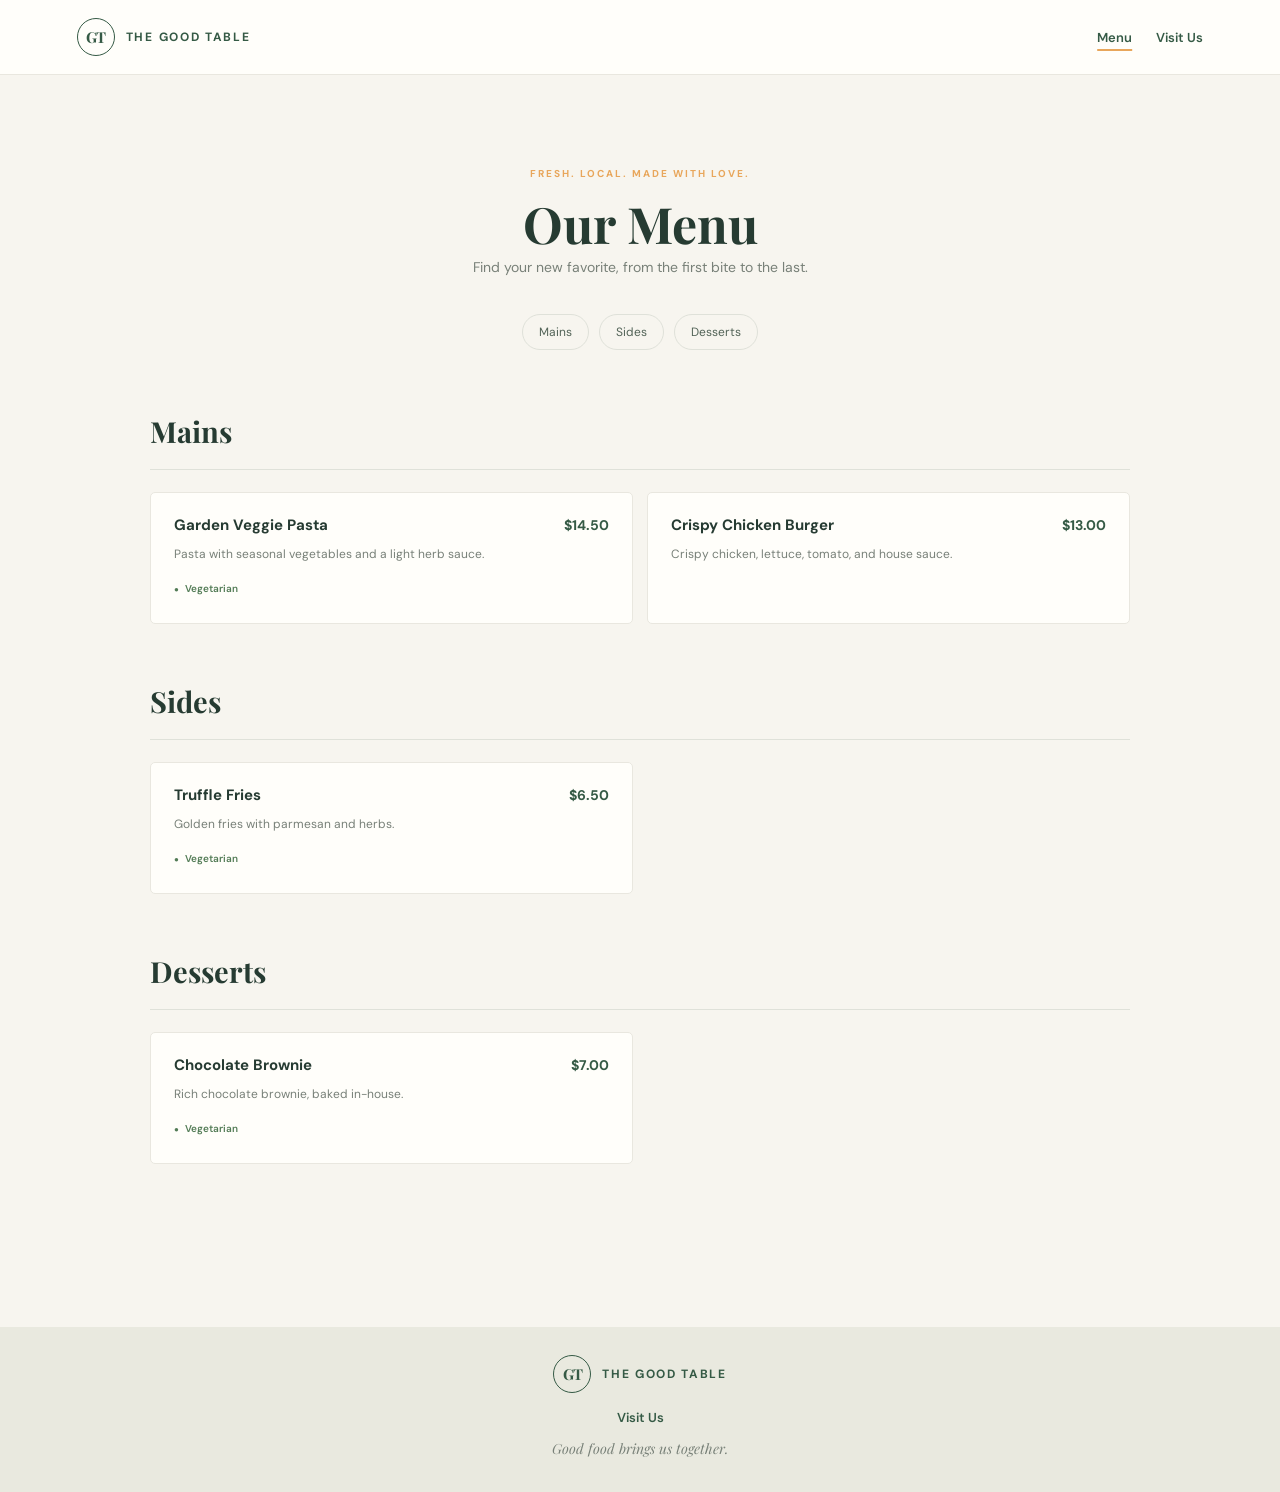
<file: index.html>
<!DOCTYPE html>
<html lang="en">
<head>
    <meta charset="UTF-8">
    <meta name="viewport" content="width=device-width, initial-scale=1">
    <meta name="description" content="Explore the menu, made fresh and served with care.">
    <title>Our Menu | The Good Table</title>
    <link rel="stylesheet" href="styles.css">
</head>
<body>
    <header class="site-header">
        <a class="brand brand--dark" href="visit.html" aria-label="The Good Table home">
            <span class="brand__mark" aria-hidden="true">GT</span>
            <span>THE GOOD TABLE</span>
        </a>
        <nav class="site-nav" aria-label="Main navigation">
            <a href="index.html" aria-current="page">Menu</a>
            <a href="visit.html">Visit Us</a>
        </nav>
    </header>

    <main id="menu" class="menu">
        <div class="menu__intro">
            <p class="eyebrow">Fresh. Local. Made with love.</p>
            <h1 class="menu__title">Our Menu</h1>
            <p>Find your new favorite, from the first bite to the last.</p>
        </div>

        <nav class="category-nav" aria-label="Menu categories">
            <a href="#category-mains" data-category="mains">Mains</a>
            <a href="#category-sides" data-category="sides">Sides</a>
            <a href="#category-desserts" data-category="desserts">Desserts</a>
        </nav>

        <section class="category" id="category-mains" data-category-section="mains">
            <div class="category__heading">
                <h2>Mains</h2>
            </div>
            <div class="menu-grid">
                <article class="menu-card">
                    <div class="menu-card__top">
                        <h3>Garden Veggie Pasta</h3>
                        <span class="menu-card__price">$14.50</span>
                    </div>
                    <p>Pasta with seasonal vegetables and a light herb sauce.</p>
                    <span class="diet-tag"><span aria-hidden="true">●</span> Vegetarian</span>
                </article>
                <article class="menu-card">
                    <div class="menu-card__top">
                        <h3>Crispy Chicken Burger</h3>
                        <span class="menu-card__price">$13.00</span>
                    </div>
                    <p>Crispy chicken, lettuce, tomato, and house sauce.</p>
                </article>
            </div>
        </section>

        <section class="category" id="category-sides" data-category-section="sides">
            <div class="category__heading">
                <h2>Sides</h2>
            </div>
            <div class="menu-grid">
                <article class="menu-card">
                    <div class="menu-card__top">
                        <h3>Truffle Fries</h3>
                        <span class="menu-card__price">$6.50</span>
                    </div>
                    <p>Golden fries with parmesan and herbs.</p>
                    <span class="diet-tag"><span aria-hidden="true">●</span> Vegetarian</span>
                </article>
            </div>
        </section>

        <section class="category" id="category-desserts" data-category-section="desserts">
            <div class="category__heading">
                <h2>Desserts</h2>
            </div>
            <div class="menu-grid">
                <article class="menu-card">
                    <div class="menu-card__top">
                        <h3>Chocolate Brownie</h3>
                        <span class="menu-card__price">$7.00</span>
                    </div>
                    <p>Rich chocolate brownie, baked in-house.</p>
                    <span class="diet-tag"><span aria-hidden="true">●</span> Vegetarian</span>
                </article>
            </div>
        </section>
    </main>

    <footer class="footer">
        <a class="brand brand--footer" href="visit.html">
            <span class="brand__mark" aria-hidden="true">GT</span>
            <span>THE GOOD TABLE</span>
        </a>
        <a class="footer__link" href="visit.html">Visit Us</a>
        <p>Good food brings us together.</p>
    </footer>
    <script src="script.js"></script>
</body>
</html>
</file>
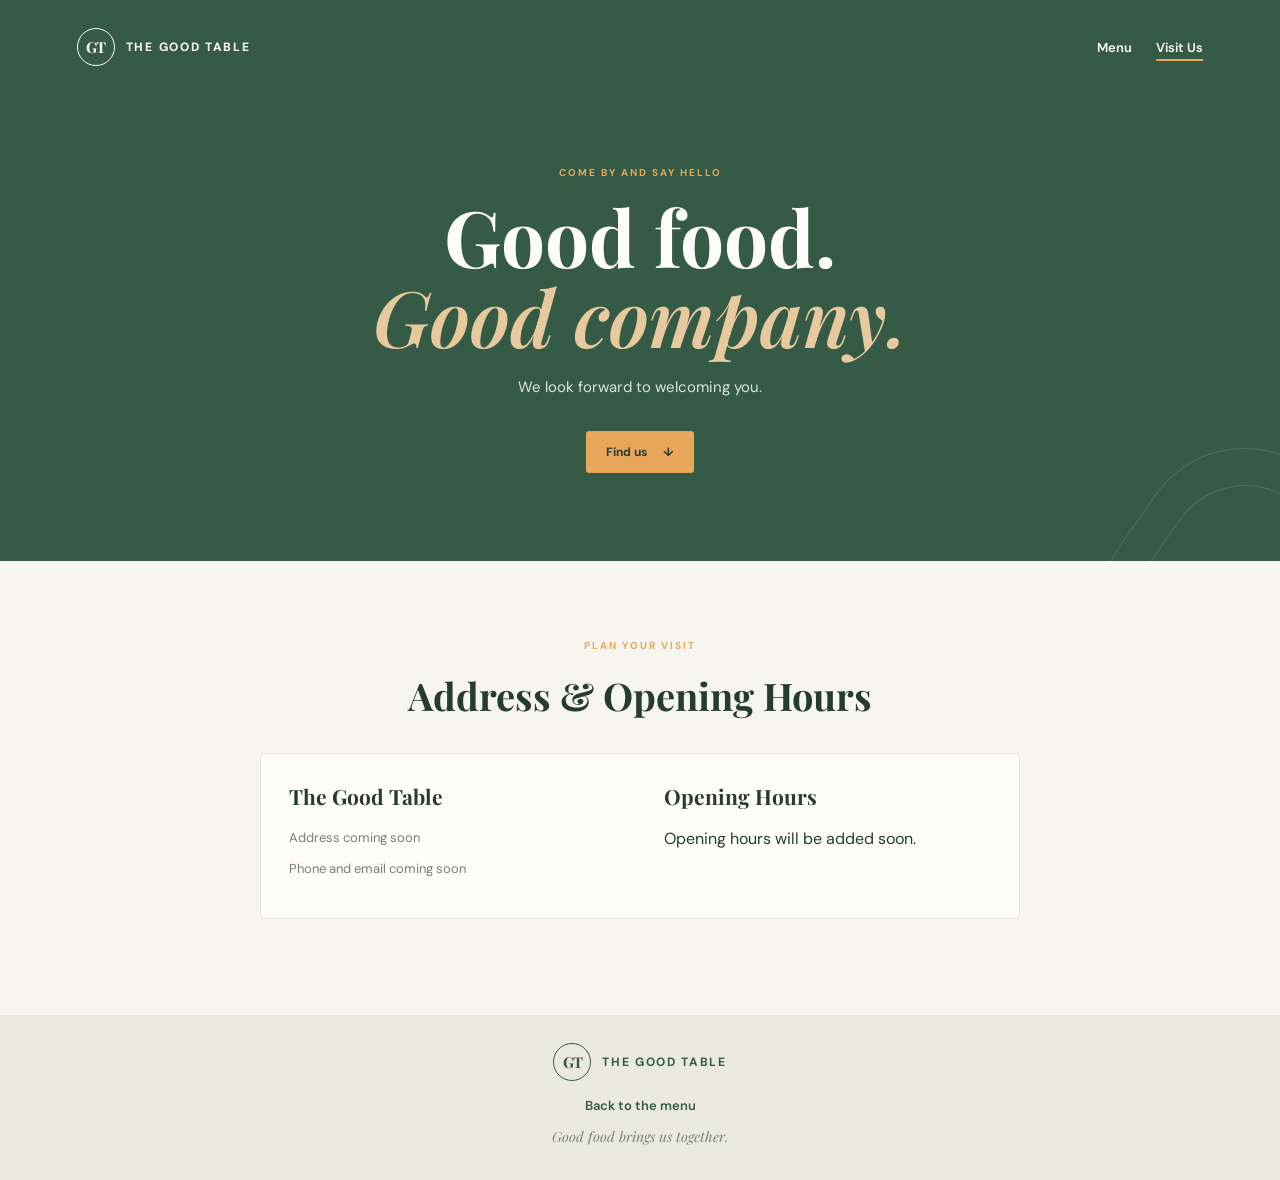
<file: visit.html>
<!DOCTYPE html>
<html lang="en">
<head>
    <meta charset="UTF-8">
    <meta name="viewport" content="width=device-width, initial-scale=1">
    <meta name="description" content="Find our address, contact details, and opening hours.">
    <title>Visit Us | The Good Table</title>
    <link rel="stylesheet" href="styles.css">
</head>
<body>
    <header class="hero hero--visit">
        <div class="hero__top">
            <a class="brand" href="visit.html" aria-label="The Good Table home">
                <span class="brand__mark" aria-hidden="true">GT</span>
                <span>THE GOOD TABLE</span>
            </a>
            <nav class="site-nav site-nav--hero" aria-label="Main navigation">
                <a href="index.html">Menu</a>
                <a href="visit.html" aria-current="page">Visit Us</a>
            </nav>
        </div>
        <div class="hero__content">
            <p class="eyebrow">Come by and say hello</p>
            <h1>Good food.<br><em>Good company.</em></h1>
            <p class="hero__copy">We look forward to welcoming you.</p>
            <a class="button" href="#details">Find us <span aria-hidden="true">↓</span></a>
        </div>
        <span class="hero__ornament hero__ornament--one" aria-hidden="true"></span>
        <span class="hero__ornament hero__ornament--two" aria-hidden="true"></span>
    </header>

    <main id="details" class="visit">
        <div class="contact__intro">
            <p class="eyebrow">Plan your visit</p>
            <h2>Address &amp; Opening Hours</h2>
        </div>
        <div class="contact__grid">
            <section class="contact__details">
                <h3>The Good Table</h3>
                <p>Address coming soon</p>
                <p>Phone and email coming soon</p>
            </section>

            <section class="hours">
                <h3>Opening Hours</h3>
                <p>Opening hours will be added soon.</p>
            </section>
        </div>
    </main>

    <footer class="footer">
        <a class="brand brand--footer" href="visit.html">
            <span class="brand__mark" aria-hidden="true">GT</span>
            <span>THE GOOD TABLE</span>
        </a>
        <a class="footer__link" href="index.html">Back to the menu</a>
        <p>Good food brings us together.</p>
    </footer>
    <script src="script.js"></script>
</body>
</html>
</file>
<file: styles.css>
@import url('https://fonts.googleapis.com/css2?family=DM+Sans:wght@400;500;600;700&family=Playfair+Display:ital,wght@0,600;0,700;1,600;1,700&display=swap');

:root {
    color-scheme: light;
    --ink: #263b32;
    --muted: #788078;
    --cream: #f7f5ef;
    --paper: #fffefa;
    --green: #355a45;
    --orange: #e8a65b;
}

* {
    box-sizing: border-box;
}

html {
    scroll-behavior: smooth;
}

body {
    margin: 0;
    background: var(--cream);
    color: var(--ink);
    font-family: 'DM Sans', sans-serif;
}

a {
    color: inherit;
}

.site-header {
    display: flex;
    justify-content: space-between;
    align-items: center;
    gap: 24px;
    padding: 18px max(6vw, calc((100vw - 1180px) / 2));
    background: var(--paper);
    border-bottom: 1px solid #e9e7df;
}

.brand--dark {
    color: var(--green);
}

.site-nav {
    display: flex;
    gap: 24px;
    align-items: center;
}

.site-nav a,
.footer__link {
    color: var(--green);
    font-size: 13px;
    font-weight: 600;
    text-decoration: none;
}

.site-nav a[aria-current="page"] {
    text-decoration: underline;
    text-decoration-color: var(--orange);
    text-decoration-thickness: 2px;
    text-underline-offset: 7px;
}

.hero {
    position: relative;
    min-height: 570px;
    overflow: hidden;
    padding: 28px max(6vw, calc((100vw - 1180px) / 2));
    background: var(--green);
    color: #fffefa;
}

.hero--visit {
    min-height: 490px;
}

.hero__top,
.brand {
    display: flex;
    align-items: center;
}

.hero__top {
    justify-content: space-between;
}

.brand {
    gap: 11px;
    font-size: 12px;
    font-weight: 700;
    letter-spacing: .14em;
    text-decoration: none;
}

.brand__mark {
    display: grid;
    width: 38px;
    height: 38px;
    place-items: center;
    border: 1px solid currentColor;
    border-radius: 50%;
    font-family: 'Playfair Display', serif;
    font-size: 15px;
    letter-spacing: -.08em;
}

.hero__tag,
.eyebrow {
    font-size: 10px;
    font-weight: 700;
    letter-spacing: .2em;
}

.hero__tag {
    color: #d3ddcf;
}

.site-nav--hero a {
    color: #fffefa;
}

.hero__content {
    position: relative;
    z-index: 1;
    max-width: 610px;
    margin: 100px auto 60px;
    text-align: center;
}

.eyebrow {
    margin: 0 0 18px;
    color: var(--orange);
    text-transform: uppercase;
}

h1,
h2,
h3,
h4,
p {
    margin-top: 0;
}

h1,
h2,
h3 {
    font-family: 'Playfair Display', Georgia, serif;
}

h1 {
    margin-bottom: 18px;
    font-size: clamp(48px, 7vw, 78px);
    line-height: 1.02;
}

h1 em {
    color: #e8c99e;
    font-weight: 600;
}

.hero__copy {
    margin: 0 auto 30px;
    color: #dce5db;
    font-size: 15px;
    line-height: 1.8;
}

.button {
    display: inline-flex;
    gap: 16px;
    align-items: center;
    padding: 13px 20px;
    border-radius: 3px;
    background: var(--orange);
    color: #263b32;
    font-size: 12px;
    font-weight: 700;
    text-decoration: none;
    transition: background .2s ease, transform .2s ease;
}

.button:hover {
    transform: translateY(-2px);
    background: #f0b970;
}

.hero__ornament {
    position: absolute;
    width: 260px;
    height: 260px;
    border: 1px solid rgb(255 255 255 / 12%);
    border-radius: 48% 52% 62% 38%;
    transform: rotate(35deg);
}

.hero__ornament--one {
    right: -100px;
    bottom: -155px;
}

.hero__ornament--two {
    right: -64px;
    bottom: -120px;
    width: 190px;
    height: 190px;
}

.menu {
    width: min(100% - 40px, 980px);
    margin: 0 auto;
    padding: 92px 0 105px;
}

.menu__intro {
    margin-bottom: 38px;
    text-align: center;
}

.menu__intro h2 {
    margin-bottom: 9px;
    font-size: clamp(38px, 5vw, 50px);
}

.menu__intro .menu__title {
    margin-bottom: 9px;
    font-size: clamp(38px, 5vw, 50px);
}

.menu__intro > p:last-child {
    color: var(--muted);
    font-size: 14px;
}

.category-nav {
    display: flex;
    flex-wrap: wrap;
    justify-content: center;
    gap: 10px;
    margin-bottom: 62px;
}

.category-nav a {
    padding: 9px 16px;
    border: 1px solid #dfe1d9;
    border-radius: 30px;
    color: #526357;
    font-size: 12px;
    text-decoration: none;
    transition: border-color .2s ease, background .2s ease, color .2s ease;
}

.category-nav a:hover {
    border-color: var(--green);
    background: var(--green);
    color: white;
}

.category {
    margin-bottom: 58px;
    scroll-margin-top: 28px;
}

.category__heading {
    margin-bottom: 22px;
    padding-bottom: 14px;
    border-bottom: 1px solid #dfe1d9;
}

.category__heading h3 {
    margin-bottom: 5px;
    font-size: 29px;
}

.category__heading h2 {
    margin-bottom: 5px;
    font-size: 29px;
}

.category__heading p {
    margin-bottom: 0;
    color: var(--muted);
    font-size: 13px;
}

.menu-grid {
    display: grid;
    grid-template-columns: repeat(2, minmax(0, 1fr));
    gap: 14px;
}

.menu-card {
    min-height: 132px;
    padding: 22px 23px;
    border: 1px solid #e9e7df;
    border-radius: 5px;
    background: var(--paper);
    transition: border-color .2s ease, transform .2s ease;
}

.menu-card__image {
    display: block;
    width: calc(100% + 46px);
    height: 180px;
    margin: -22px -23px 18px;
    border-radius: 5px 5px 0 0;
    object-fit: cover;
}

.menu-card:hover {
    transform: translateY(-2px);
    border-color: #b7c1b4;
}

.menu-card__top {
    display: flex;
    justify-content: space-between;
    gap: 18px;
    align-items: baseline;
    margin-bottom: 9px;
}

.menu-card h4 {
    margin-bottom: 0;
    font-size: 15px;
}

.menu-card h3 {
    margin-bottom: 0;
    font-family: 'DM Sans', sans-serif;
    font-size: 15px;
}

.menu-card__price {
    flex: 0 0 auto;
    color: var(--green);
    font-size: 14px;
    font-weight: 700;
}

.menu-card > p {
    margin-bottom: 12px;
    color: var(--muted);
    font-size: 12px;
    line-height: 1.7;
}

.diet-tag {
    color: #527b55;
    font-size: 10px;
    font-weight: 600;
}

.diet-tag span {
    margin-right: 4px;
    font-size: 8px;
}

.empty-state {
    padding: 55px 20px;
    border: 1px dashed #cbd0c5;
    border-radius: 5px;
    text-align: center;
}

.empty-state h2 {
    margin-bottom: 9px;
    font-size: 24px;
}

.empty-state p {
    margin-bottom: 0;
    color: var(--muted);
    font-size: 14px;
}

.visit {
    padding: 78px 20px 96px;
}

.contact__intro {
    margin-bottom: 32px;
    text-align: center;
}

.contact__intro h2 {
    margin-bottom: 0;
    font-size: 38px;
}

.contact__grid {
    display: grid;
    grid-template-columns: repeat(2, minmax(0, 1fr));
    gap: 48px;
    width: min(100%, 760px);
    margin: 0 auto;
    padding: 28px;
    border: 1px solid #e9e7df;
    border-radius: 5px;
    background: var(--paper);
}

.contact__grid h3 {
    margin-bottom: 18px;
    font-size: 21px;
}

.contact__details p {
    margin-bottom: 10px;
    color: var(--muted);
    font-size: 13px;
    line-height: 1.6;
}

.contact__details a {
    text-decoration-color: #b7c1b4;
    text-underline-offset: 3px;
}

.hours dl {
    margin: 0;
}

.hours__row {
    display: flex;
    justify-content: space-between;
    gap: 16px;
    padding: 8px 0;
    border-bottom: 1px solid #d5d8ce;
    font-size: 12px;
}

.hours__row dt {
    font-weight: 600;
}

.hours__row dd {
    margin: 0;
    color: var(--muted);
    text-align: right;
}

.footer {
    padding: 28px 20px 34px;
    background: #e9e9df;
    text-align: center;
}

.brand--footer {
    justify-content: center;
    color: var(--green);
}

.footer > p {
    margin: 12px 0 0;
    color: var(--muted);
    font-family: 'Playfair Display', Georgia, serif;
    font-size: 14px;
    font-style: italic;
}

.footer__link {
    display: inline-block;
    margin-top: 16px;
}

@media (max-width: 640px) {
    .site-header {
        padding: 16px;
    }

    .site-nav {
        gap: 14px;
    }

    .site-nav a {
        font-size: 12px;
    }

    .hero {
        min-height: 520px;
        padding: 22px 22px;
    }

    .hero__tag {
        max-width: 115px;
        font-size: 8px;
        line-height: 1.6;
        text-align: right;
    }

    .hero__content {
        margin-top: 112px;
    }

    .menu {
        width: min(100% - 32px, 980px);
        padding: 70px 0 78px;
    }

    .category-nav {
        gap: 7px;
        margin-bottom: 48px;
    }

    .category-nav a {
        padding: 8px 12px;
    }

    .menu-grid {
        grid-template-columns: 1fr;
    }

    .contact__grid {
        grid-template-columns: 1fr;
        gap: 28px;
        padding: 22px;
    }
}
</file>
